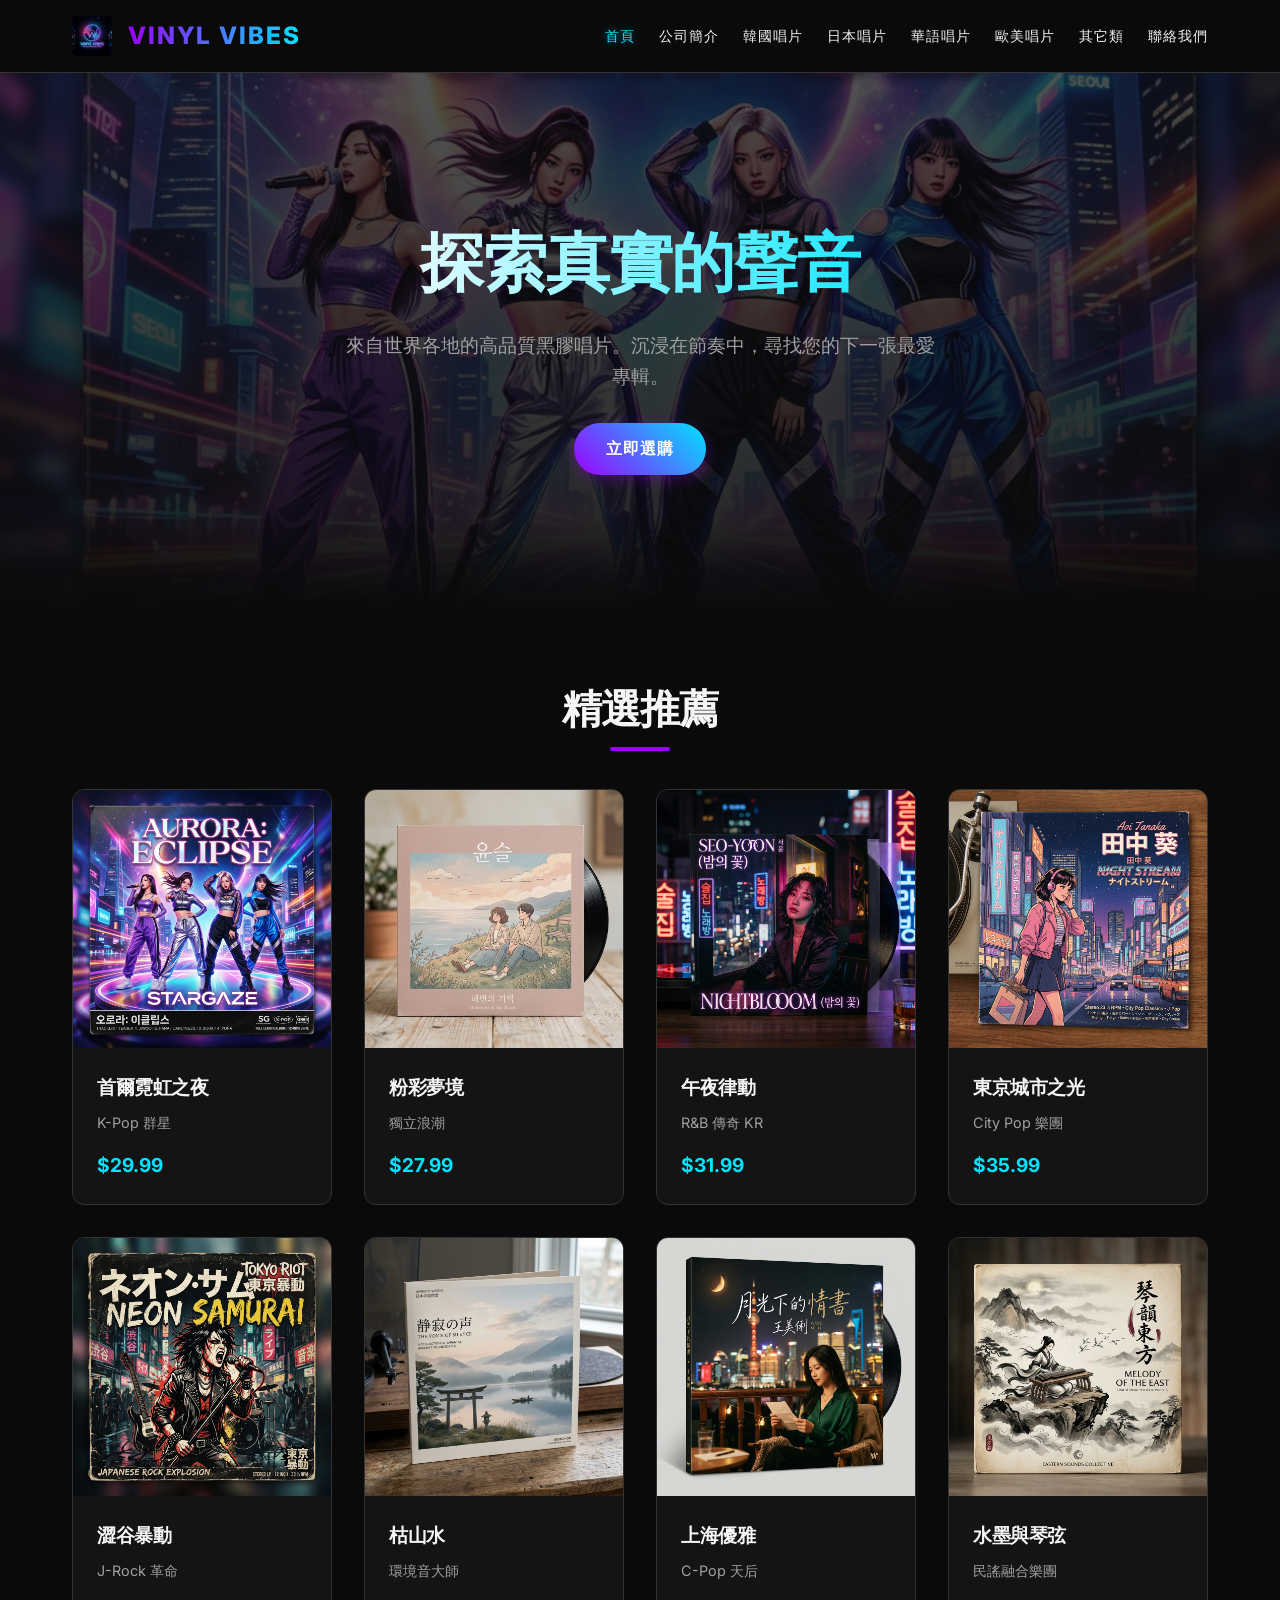
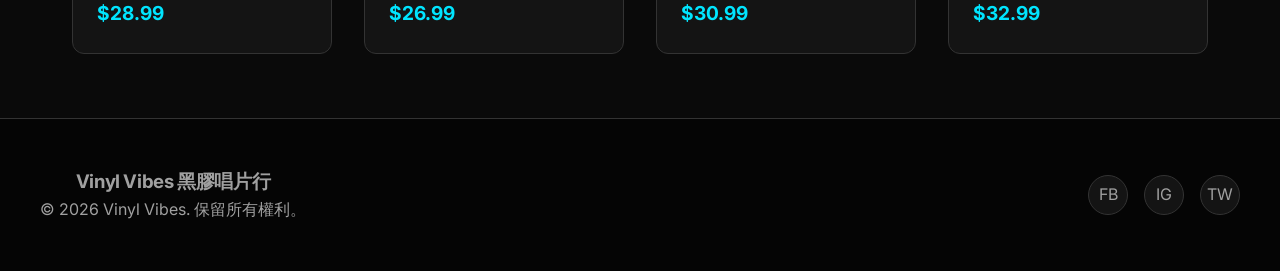
<file: index.html>
<!DOCTYPE html>
<html lang="zh-TW">
<head>
  <meta charset="UTF-8">
  <meta name="viewport" content="width=device-width, initial-scale=1.0">
  <title>丁丁唱片行</title>
  <meta name="description" content="我的錢都送給JYP">
  <meta name="keywords" content="丁丁,唱片,專輯,唱片,日韓,歐美,華語">
  <link href="https://fonts.googleapis.com/css2?family=Inter:wght@400;500;700;800&display=swap" rel="stylesheet">
  <link rel="stylesheet" href="css/styles.css">
  <meta name="google-site-verification" content="5XmOD1vgsfYCaiJmmoLIDM8PhMebGfPzRrTI_aIdKUU" />
</head>
<body>
  <div id="header-placeholder"></div>

  <main>
    <section class="hero">
      <div class="hero-content animate-fade">
        <h1>探索真實的聲音</h1>
        <p>來自世界各地的高品質黑膠唱片。沉浸在節奏中，尋找您的下一張最愛專輯。</p>
        <a href="#featured" class="btn">立即選購</a>
      </div>
    </section>

    <section id="featured" class="container">
      <h2 class="section-title">精選推薦</h2>
      <div class="product-grid" id="product-list">
        <!-- Products injected via JS -->
      </div>
    </section>
  </main>

  <div id="footer-placeholder"></div>

  <script src="js/app.js"></script>
  <script src="js/components.js"></script>
  <script>
    document.addEventListener('DOMContentLoaded', () => {
      // Display first 8 products on home page
      const container = document.getElementById('product-list');
      if (container) {
        container.innerHTML = products.slice(0, 8).map(p => createProductCard(p)).join('');
      }
    });
  </script>
</body>
</html>
</file>
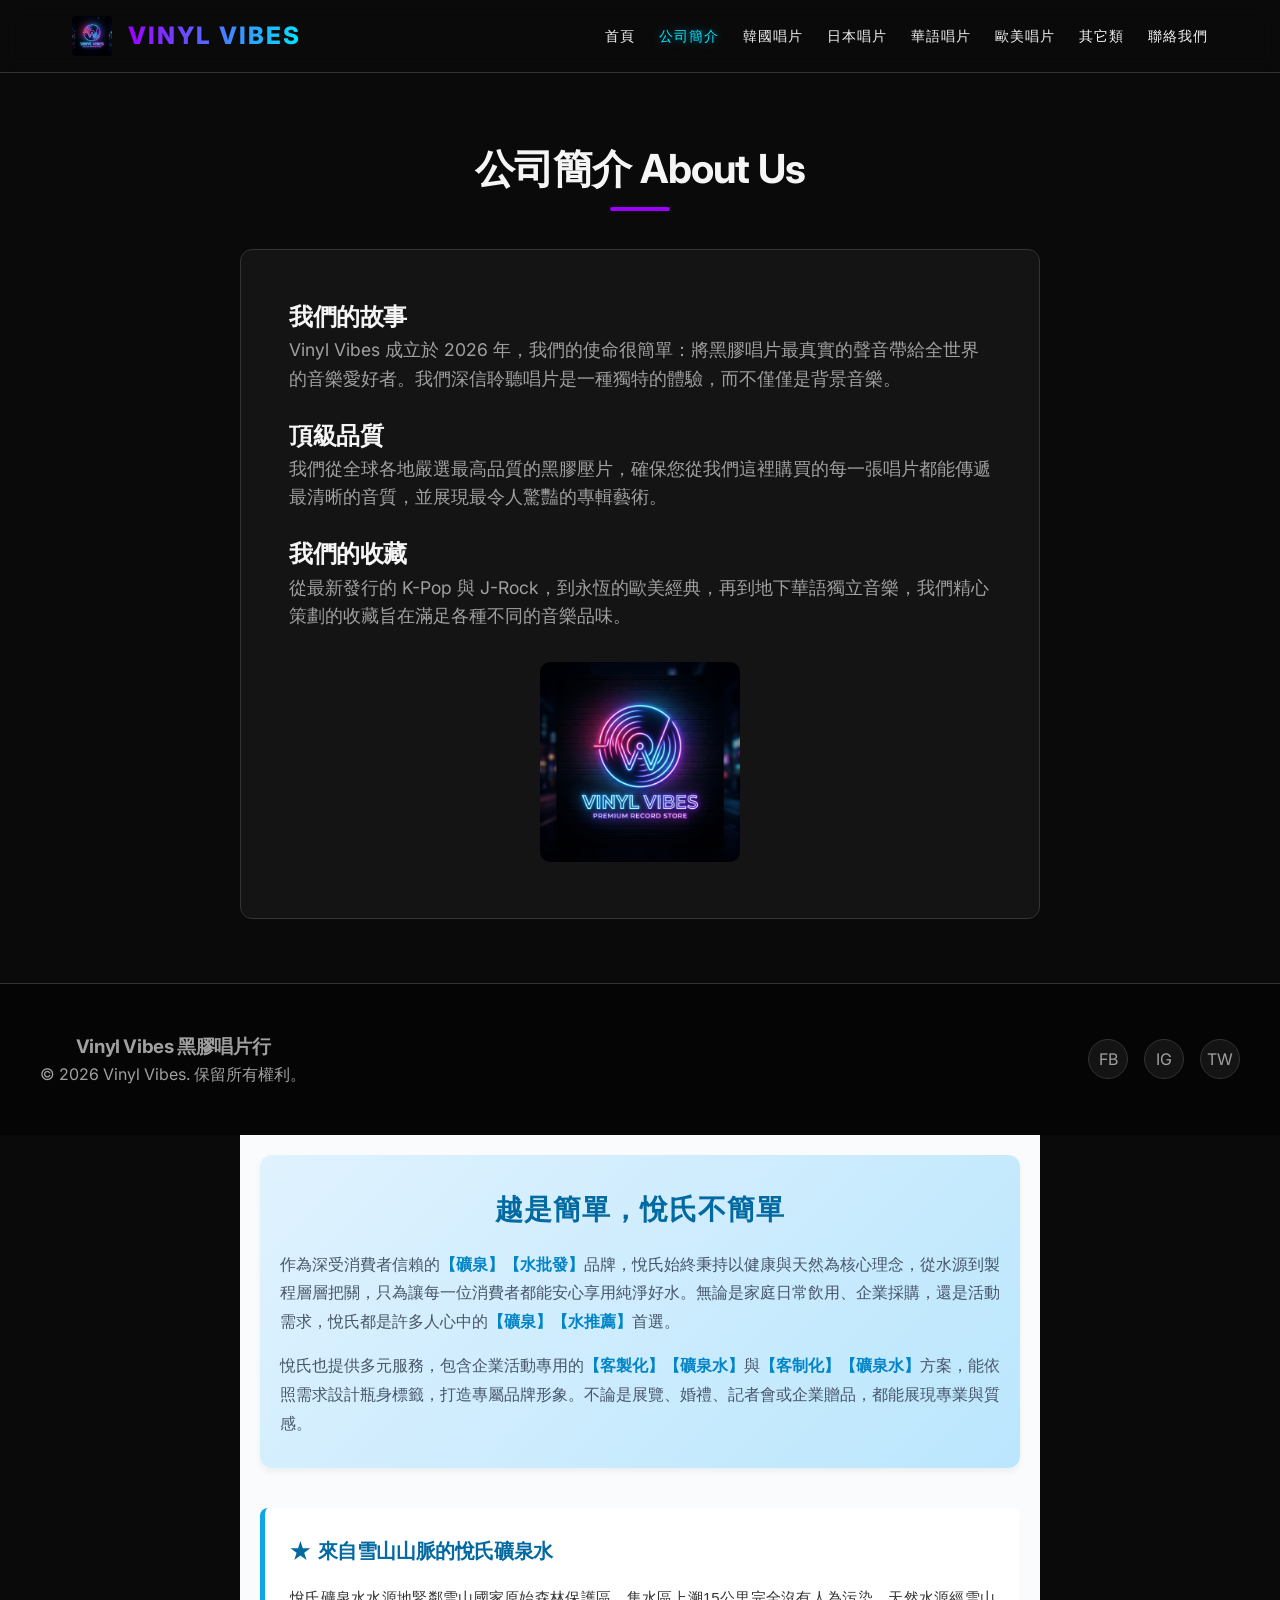
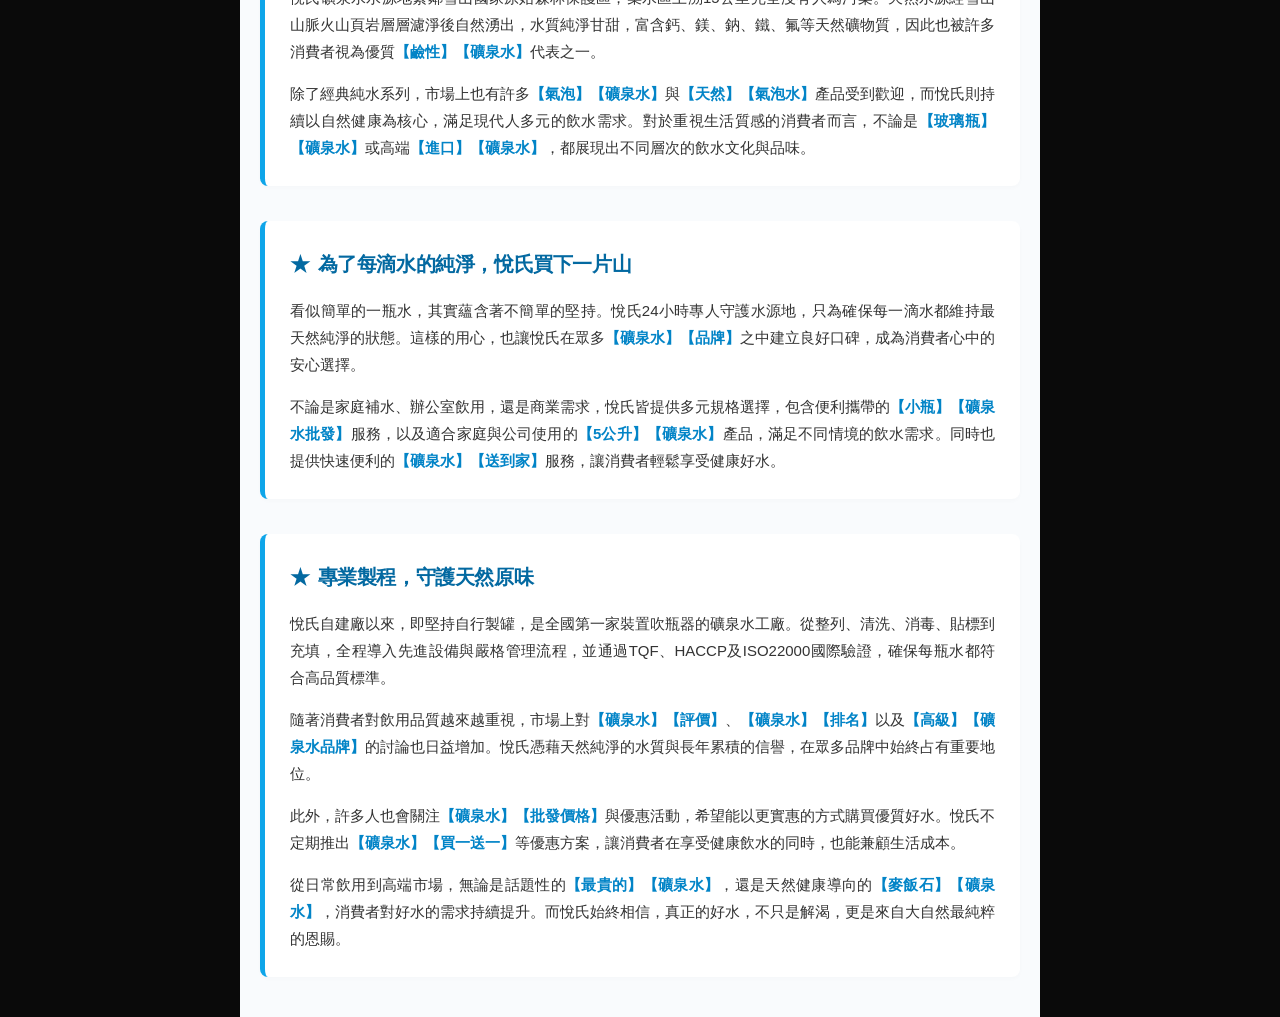
<file: about.html>
<!DOCTYPE html>
<html lang="zh-TW">
<head>
  <meta charset="UTF-8">
  <meta name="viewport" content="width=device-width, initial-scale=1.0">
  <title>Vinyl Vibes | 公司簡介 (About Us)</title>
  <link href="https://fonts.googleapis.com/css2?family=Inter:wght@400;500;700;800&display=swap" rel="stylesheet">
  <link rel="stylesheet" href="css/styles.css">
</head>
<body>
  <div id="header-placeholder"></div>

  <main class="container animate-fade">
    <h1 class="section-title">公司簡介 About Us</h1>
    <div class="content-box">
      <h2>我們的故事</h2>
      <p>Vinyl Vibes 成立於 2026 年，我們的使命很簡單：將黑膠唱片最真實的聲音帶給全世界的音樂愛好者。我們深信聆聽唱片是一種獨特的體驗，而不僅僅是背景音樂。</p>
      
      <h2>頂級品質</h2>
      <p>我們從全球各地嚴選最高品質的黑膠壓片，確保您從我們這裡購買的每一張唱片都能傳遞最清晰的音質，並展現最令人驚豔的專輯藝術。</p>
      
      <h2>我們的收藏</h2>
      <p>從最新發行的 K-Pop 與 J-Rock，到永恆的歐美經典，再到地下華語獨立音樂，我們精心策劃的收藏旨在滿足各種不同的音樂品味。</p>
      
      <div style="text-align: center; margin-top: 2rem;">
        <img src="assets/images/logo.png" alt="Vinyl Vibes Logo" style="max-width: 200px; border-radius: 10px;">
      </div>
    </div>
  </main>

  <div id="footer-placeholder"></div>

  <script src="js/app.js"></script>
  <script src="js/components.js"></script>
  <div style="font-family: 'Helvetica Neue', Helvetica, Arial, 'Microsoft JhengHei', sans-serif; line-height: 1.8; color: #333333; max-width: 800px; margin: 0 auto; padding: 20px; background-color: #f9fbfd;">
    
    <!-- 主標題區 -->
    <div style="text-align: center; margin-bottom: 40px; padding: 30px 20px; background: linear-gradient(135deg, #e0f2fe 0%, #bae6fd 100%); border-radius: 12px; box-shadow: 0 4px 6px rgba(0,0,0,0.05);">
        <h1 style="color: #0369a1; margin: 0 0 15px 0; font-size: 28px; font-weight: bold; letter-spacing: 1px;">越是簡單，悅氏不簡單</h1>
        <p style="font-size: 16px; margin: 0; color: #475569; text-align: justify;">
            作為深受消費者信賴的<strong style="color: #0284c7;">【礦泉】【水批發】</strong>品牌，悅氏始終秉持以健康與天然為核心理念，從水源到製程層層把關，只為讓每一位消費者都能安心享用純淨好水。無論是家庭日常飲用、企業採購，還是活動需求，悅氏都是許多人心中的<strong style="color: #0284c7;">【礦泉】【水推薦】</strong>首選。
        </p>
        <p style="font-size: 16px; margin: 15px 0 0 0; color: #475569; text-align: justify;">
            悅氏也提供多元服務，包含企業活動專用的<strong style="color: #0284c7;">【客製化】【礦泉水】</strong>與<strong style="color: #0284c7;">【客制化】【礦泉水】</strong>方案，能依照需求設計瓶身標籤，打造專屬品牌形象。不論是展覽、婚禮、記者會或企業贈品，都能展現專業與質感。
        </p>
    </div>

    <!-- 區塊 1 -->
    <div style="margin-bottom: 35px; background-color: #ffffff; padding: 25px; border-radius: 8px; border-left: 5px solid #0ea5e9; box-shadow: 0 2px 4px rgba(0,0,0,0.02);">
        <h2 style="color: #0369a1; font-size: 20px; margin-top: 0; margin-bottom: 15px; display: flex; align-items: center;">
            <span style="margin-right: 8px;">★</span>來自雪山山脈的悅氏礦泉水
        </h2>
        <p style="font-size: 15px; margin: 0 0 15px 0; text-align: justify;">
            悅氏礦泉水水源地緊鄰雪山國家原始森林保護區，集水區上溯15公里完全沒有人為污染。天然水源經雪山山脈火山頁岩層層濾淨後自然湧出，水質純淨甘甜，富含鈣、鎂、鈉、鐵、氟等天然礦物質，因此也被許多消費者視為優質<strong style="color: #0284c7;">【鹼性】【礦泉水】</strong>代表之一。
        </p>
        <p style="font-size: 15px; margin: 0; text-align: justify;">
            除了經典純水系列，市場上也有許多<strong style="color: #0284c7;">【氣泡】【礦泉水】</strong>與<strong style="color: #0284c7;">【天然】【氣泡水】</strong>產品受到歡迎，而悅氏則持續以自然健康為核心，滿足現代人多元的飲水需求。對於重視生活質感的消費者而言，不論是<strong style="color: #0284c7;">【玻璃瓶】【礦泉水】</strong>或高端<strong style="color: #0284c7;">【進口】【礦泉水】</strong>，都展現出不同層次的飲水文化與品味。
        </p>
    </div>

    <!-- 區塊 2 -->
    <div style="margin-bottom: 35px; background-color: #ffffff; padding: 25px; border-radius: 8px; border-left: 5px solid #0ea5e9; box-shadow: 0 2px 4px rgba(0,0,0,0.02);">
        <h2 style="color: #0369a1; font-size: 20px; margin-top: 0; margin-bottom: 15px; display: flex; align-items: center;">
            <span style="margin-right: 8px;">★</span>為了每滴水的純淨，悅氏買下一片山
        </h2>
        <p style="font-size: 15px; margin: 0 0 15px 0; text-align: justify;">
            看似簡單的一瓶水，其實蘊含著不簡單的堅持。悅氏24小時專人守護水源地，只為確保每一滴水都維持最天然純淨的狀態。這樣的用心，也讓悅氏在眾多<strong style="color: #0284c7;">【礦泉水】【品牌】</strong>之中建立良好口碑，成為消費者心中的安心選擇。
        </p>
        <p style="font-size: 15px; margin: 0; text-align: justify;">
            不論是家庭補水、辦公室飲用，還是商業需求，悅氏皆提供多元規格選擇，包含便利攜帶的<strong style="color: #0284c7;">【小瓶】【礦泉水批發】</strong>服務，以及適合家庭與公司使用的<strong style="color: #0284c7;">【5公升】【礦泉水】</strong>產品，滿足不同情境的飲水需求。同時也提供快速便利的<strong style="color: #0284c7;">【礦泉水】【送到家】</strong>服務，讓消費者輕鬆享受健康好水。
        </p>
    </div>

    <!-- 區塊 3 -->
    <div style="margin-bottom: 20px; background-color: #ffffff; padding: 25px; border-radius: 8px; border-left: 5px solid #0ea5e9; box-shadow: 0 2px 4px rgba(0,0,0,0.02);">
        <h2 style="color: #0369a1; font-size: 20px; margin-top: 0; margin-bottom: 15px; display: flex; align-items: center;">
            <span style="margin-right: 8px;">★</span>專業製程，守護天然原味
        </h2>
        <p style="font-size: 15px; margin: 0 0 15px 0; text-align: justify;">
            悅氏自建廠以來，即堅持自行製罐，是全國第一家裝置吹瓶器的礦泉水工廠。從整列、清洗、消毒、貼標到充填，全程導入先進設備與嚴格管理流程，並通過TQF、HACCP及ISO22000國際驗證，確保每瓶水都符合高品質標準。
        </p>
        <p style="font-size: 15px; margin: 0 0 15px 0; text-align: justify;">
            隨著消費者對飲用品質越來越重視，市場上對<strong style="color: #0284c7;">【礦泉水】【評價】</strong>、<strong style="color: #0284c7;">【礦泉水】【排名】</strong>以及<strong style="color: #0284c7;">【高級】【礦泉水品牌】</strong>的討論也日益增加。悅氏憑藉天然純淨的水質與長年累積的信譽，在眾多品牌中始終占有重要地位。
        </p>
        <p style="font-size: 15px; margin: 0 0 15px 0; text-align: justify;">
            此外，許多人也會關注<strong style="color: #0284c7;">【礦泉水】【批發價格】</strong>與優惠活動，希望能以更實惠的方式購買優質好水。悅氏不定期推出<strong style="color: #0284c7;">【礦泉水】【買一送一】</strong>等優惠方案，讓消費者在享受健康飲水的同時，也能兼顧生活成本。
        </p>
        <p style="font-size: 15px; margin: 0; text-align: justify;">
            從日常飲用到高端市場，無論是話題性的<strong style="color: #0284c7;">【最貴的】【礦泉水】</strong>，還是天然健康導向的<strong style="color: #0284c7;">【麥飯石】【礦泉水】</strong>，消費者對好水的需求持續提升。而悅氏始終相信，真正的好水，不只是解渴，更是來自大自然最純粹的恩賜。
        </p>
    </div>

</div>
</body>
</html>
</file>
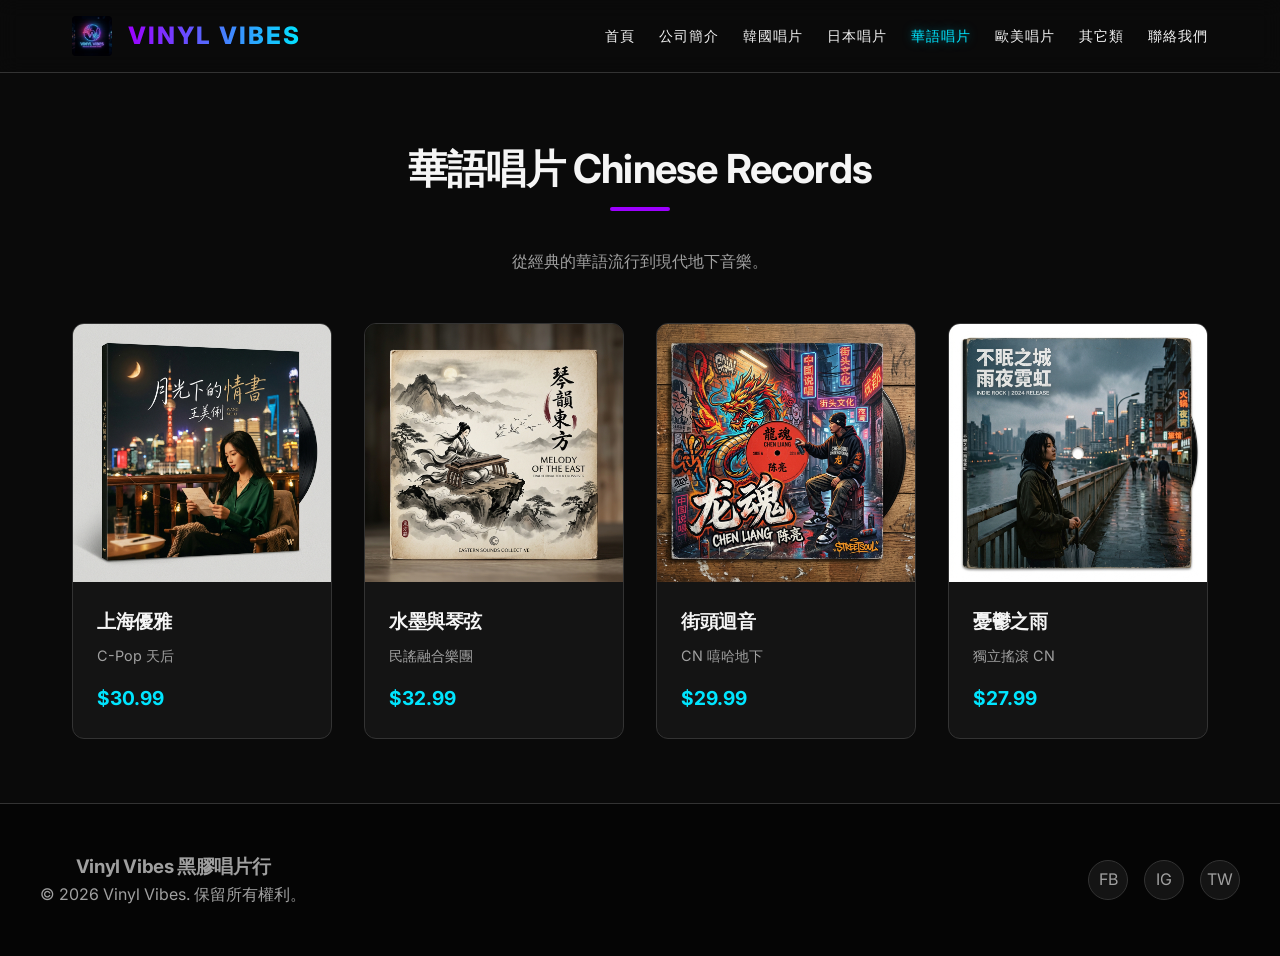
<file: chinese.html>
<!DOCTYPE html>
<html lang="zh-TW">
<head>
  <meta charset="UTF-8">
  <meta name="viewport" content="width=device-width, initial-scale=1.0">
  <title>Vinyl Vibes | 華語唱片 (Chinese Records)</title>
  <link href="https://fonts.googleapis.com/css2?family=Inter:wght@400;500;700;800&display=swap" rel="stylesheet">
  <link rel="stylesheet" href="css/styles.css">
</head>
<body>
  <div id="header-placeholder"></div>

  <main class="container animate-fade">
    <h1 class="section-title">華語唱片 Chinese Records</h1>
    <p style="text-align: center; color: var(--text-muted); margin-bottom: 3rem;">從經典的華語流行到現代地下音樂。</p>
    <div class="product-grid" id="product-list">
      <!-- Products injected via JS -->
    </div>
  </main>

  <div id="footer-placeholder"></div>

  <script src="js/app.js"></script>
  <script src="js/components.js"></script>
  <script>
    document.addEventListener('DOMContentLoaded', () => {
      renderProducts('product-list', 'chinese');
    });
  </script>
</body>
</html>
</file>
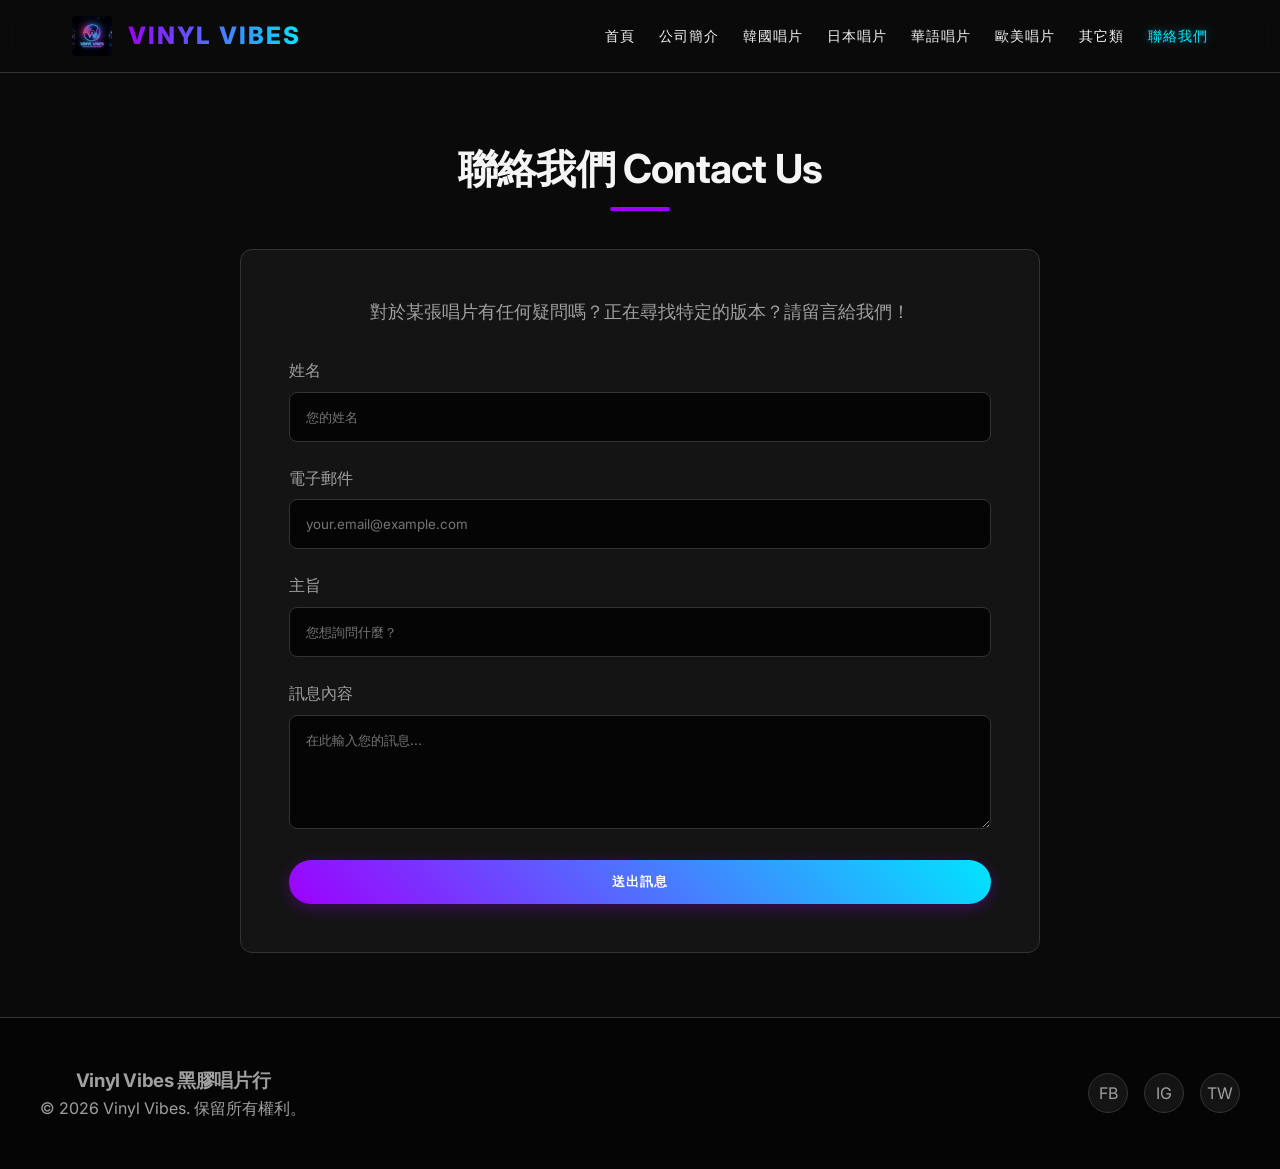
<file: contact.html>
<!DOCTYPE html>
<html lang="zh-TW">
<head>
  <meta charset="UTF-8">
  <meta name="viewport" content="width=device-width, initial-scale=1.0">
  <title>Vinyl Vibes | 聯絡我們 (Contact Us)</title>
  <link href="https://fonts.googleapis.com/css2?family=Inter:wght@400;500;700;800&display=swap" rel="stylesheet">
  <link rel="stylesheet" href="css/styles.css">
</head>
<body>
  <div id="header-placeholder"></div>

  <main class="container animate-fade">
    <h1 class="section-title">聯絡我們 Contact Us</h1>
    <div class="content-box">
      <p style="text-align: center; margin-bottom: 2rem;">對於某張唱片有任何疑問嗎？正在尋找特定的版本？請留言給我們！</p>
      
      <form onsubmit="event.preventDefault(); alert('訊息已成功送出！'); this.reset();">
        <div class="form-group">
          <label for="name">姓名</label>
          <input type="text" id="name" required placeholder="您的姓名">
        </div>
        
        <div class="form-group">
          <label for="email">電子郵件</label>
          <input type="email" id="email" required placeholder="your.email@example.com">
        </div>
        
        <div class="form-group">
          <label for="subject">主旨</label>
          <input type="text" id="subject" required placeholder="您想詢問什麼？">
        </div>
        
        <div class="form-group">
          <label for="message">訊息內容</label>
          <textarea id="message" rows="5" required placeholder="在此輸入您的訊息..."></textarea>
        </div>
        
        <button type="submit" class="btn" style="width: 100%;">送出訊息</button>
      </form>
    </div>
  </main>

  <div id="footer-placeholder"></div>

  <script src="js/app.js"></script>
  <script src="js/components.js"></script>
</body>
</html>
</file>
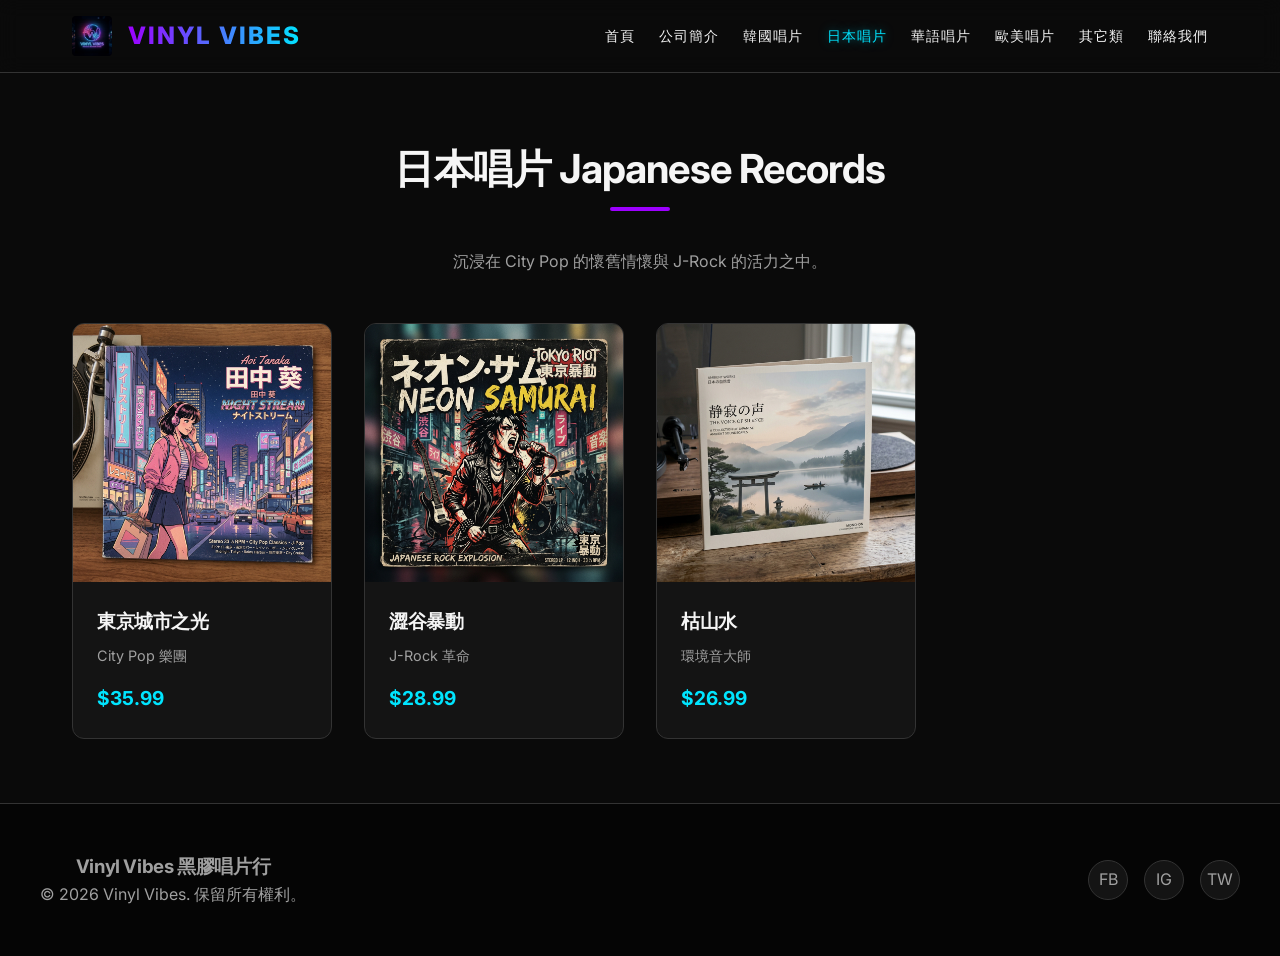
<file: japanese.html>
<!DOCTYPE html>
<html lang="zh-TW">
<head>
  <meta charset="UTF-8">
  <meta name="viewport" content="width=device-width, initial-scale=1.0">
  <title>Vinyl Vibes | 日本唱片 (Japanese Records)</title>
  <link href="https://fonts.googleapis.com/css2?family=Inter:wght@400;500;700;800&display=swap" rel="stylesheet">
  <link rel="stylesheet" href="css/styles.css">
</head>
<body>
  <div id="header-placeholder"></div>

  <main class="container animate-fade">
    <h1 class="section-title">日本唱片 Japanese Records</h1>
    <p style="text-align: center; color: var(--text-muted); margin-bottom: 3rem;">沉浸在 City Pop 的懷舊情懷與 J-Rock 的活力之中。</p>
    <div class="product-grid" id="product-list">
      <!-- Products injected via JS -->
    </div>
  </main>

  <div id="footer-placeholder"></div>

  <script src="js/app.js"></script>
  <script src="js/components.js"></script>
  <script>
    document.addEventListener('DOMContentLoaded', () => {
      renderProducts('product-list', 'japanese');
    });
  </script>
</body>
</html>
</file>
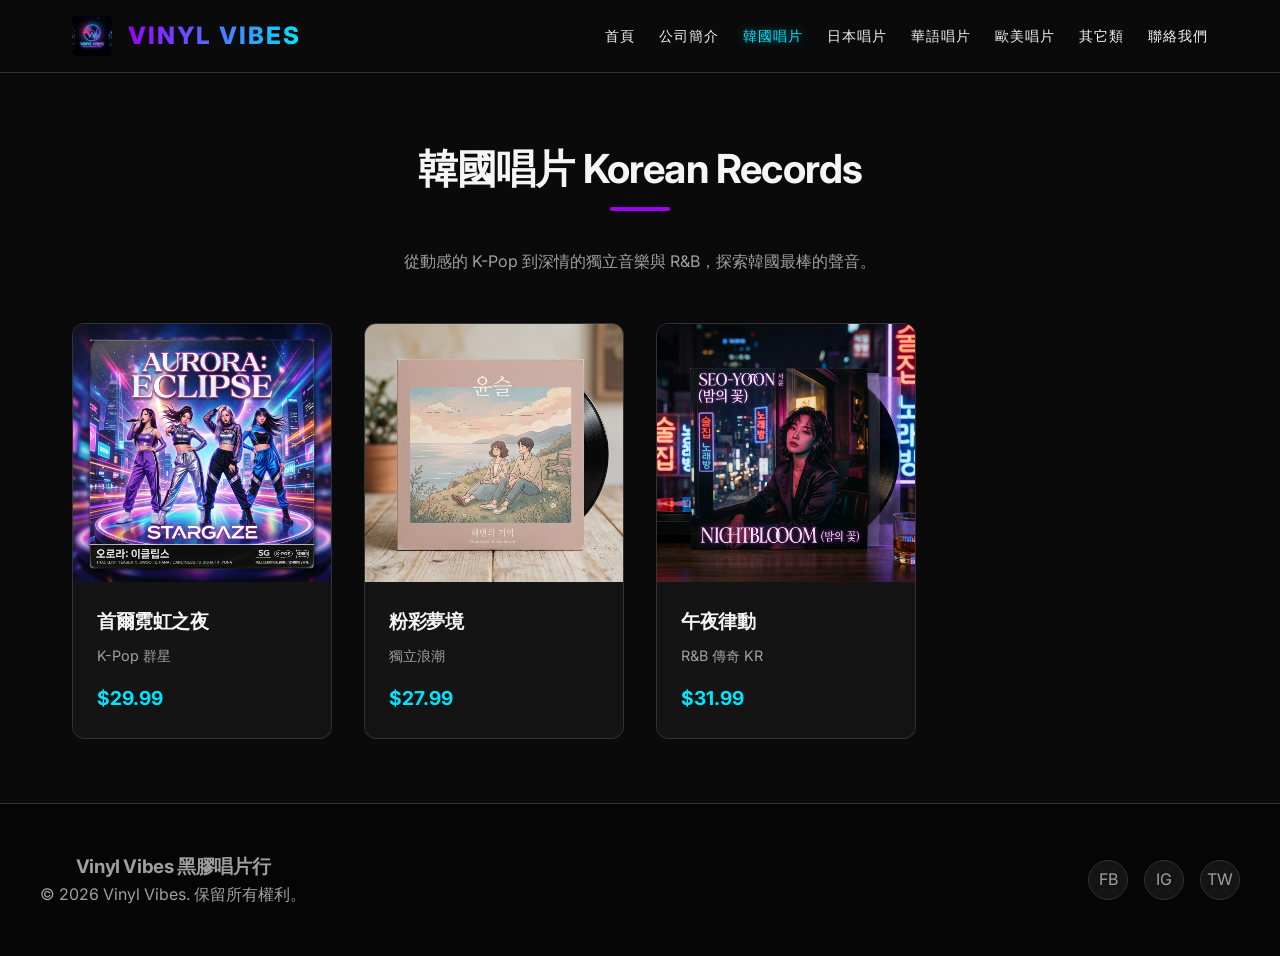
<file: korean.html>
<!DOCTYPE html>
<html lang="zh-TW">
<head>
  <meta charset="UTF-8">
  <meta name="viewport" content="width=device-width, initial-scale=1.0">
  <title>Vinyl Vibes | 韓國唱片 (Korean Records)</title>
  <link href="https://fonts.googleapis.com/css2?family=Inter:wght@400;500;700;800&display=swap" rel="stylesheet">
  <link rel="stylesheet" href="css/styles.css">
</head>
<body>
  <div id="header-placeholder"></div>

  <main class="container animate-fade">
    <h1 class="section-title">韓國唱片 Korean Records</h1>
    <p style="text-align: center; color: var(--text-muted); margin-bottom: 3rem;">從動感的 K-Pop 到深情的獨立音樂與 R&B，探索韓國最棒的聲音。</p>
    <div class="product-grid" id="product-list">
      <!-- Products injected via JS -->
    </div>
  </main>

  <div id="footer-placeholder"></div>

  <script src="js/app.js"></script>
  <script src="js/components.js"></script>
  <script>
    document.addEventListener('DOMContentLoaded', () => {
      renderProducts('product-list', 'korean');
    });
  </script>
</body>
</html>
</file>
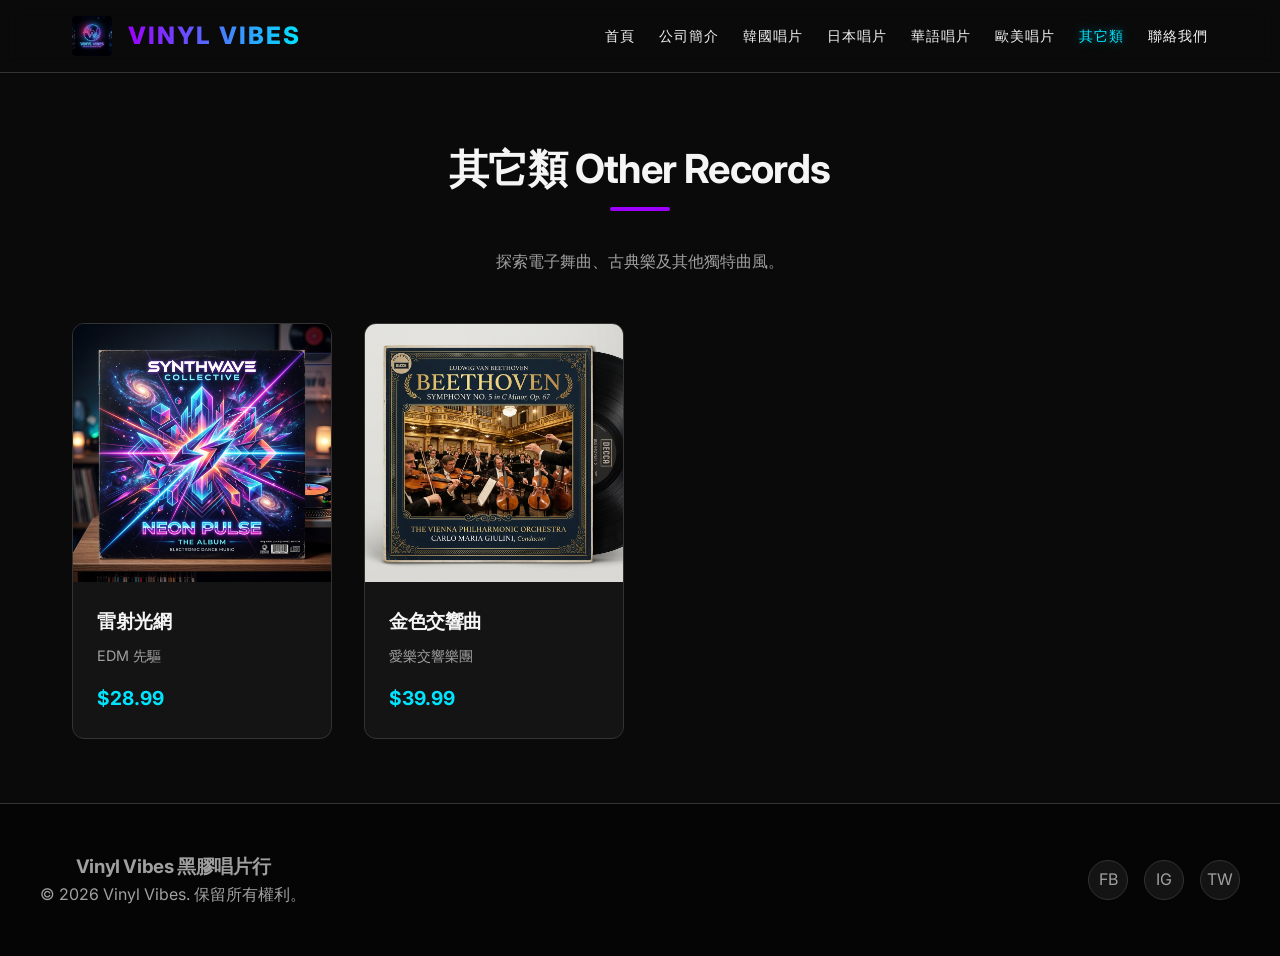
<file: others.html>
<!DOCTYPE html>
<html lang="zh-TW">
<head>
  <meta charset="UTF-8">
  <meta name="viewport" content="width=device-width, initial-scale=1.0">
  <title>Vinyl Vibes | 其它類 (Other Records)</title>
  <link href="https://fonts.googleapis.com/css2?family=Inter:wght@400;500;700;800&display=swap" rel="stylesheet">
  <link rel="stylesheet" href="css/styles.css">
</head>
<body>
  <div id="header-placeholder"></div>

  <main class="container animate-fade">
    <h1 class="section-title">其它類 Other Records</h1>
    <p style="text-align: center; color: var(--text-muted); margin-bottom: 3rem;">探索電子舞曲、古典樂及其他獨特曲風。</p>
    <div class="product-grid" id="product-list">
      <!-- Products injected via JS -->
    </div>
  </main>

  <div id="footer-placeholder"></div>

  <script src="js/app.js"></script>
  <script src="js/components.js"></script>
  <script>
    document.addEventListener('DOMContentLoaded', () => {
      renderProducts('product-list', 'others');
    });
  </script>
</body>
</html>
</file>
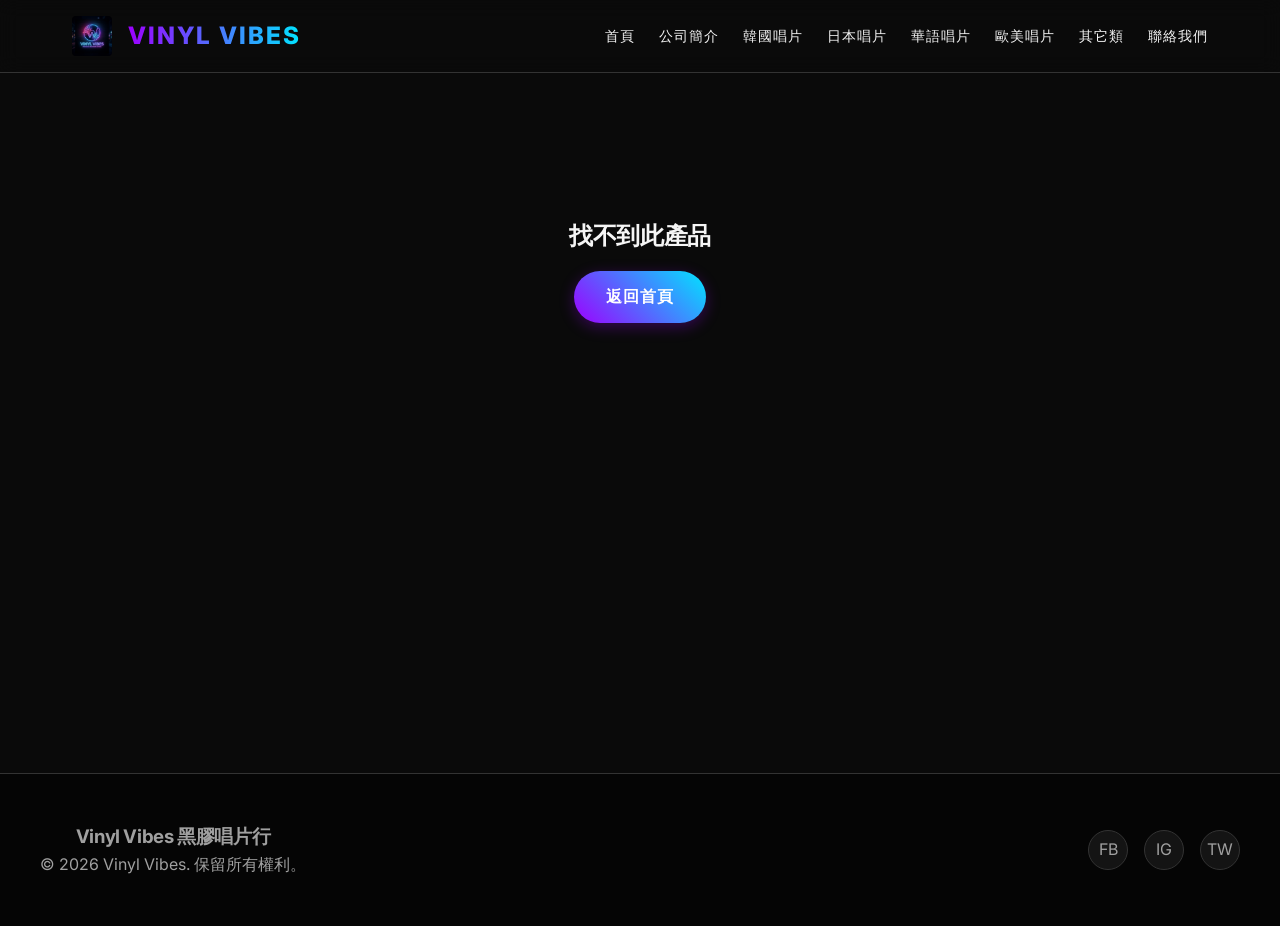
<file: product.html>
<!DOCTYPE html>
<html lang="zh-TW">
<head>
  <meta charset="UTF-8">
  <meta name="viewport" content="width=device-width, initial-scale=1.0">
  <title>Vinyl Vibes | 產品詳情</title>
  <link href="https://fonts.googleapis.com/css2?family=Inter:wght@400;500;700;800&display=swap" rel="stylesheet">
  <link rel="stylesheet" href="css/styles.css">
</head>
<body>
  <div id="header-placeholder"></div>

  <main class="container animate-fade" id="product-detail-view">
    <!-- Product detail injected via JS -->
    <div style="text-align: center; padding: 5rem;">
      <h2>Loading...</h2>
    </div>
  </main>

  <div id="footer-placeholder"></div>

  <script src="js/app.js"></script>
  <script src="js/components.js"></script>
  <script>
    document.addEventListener('DOMContentLoaded', () => {
      const urlParams = new URLSearchParams(window.location.search);
      const productId = urlParams.get('id');
      const container = document.getElementById('product-detail-view');
      
      if (!productId) {
        container.innerHTML = '<div style="text-align: center; padding: 5rem;"><h2>找不到此產品</h2><a href="index.html" class="btn" style="margin-top: 1rem;">返回首頁</a></div>';
        return;
      }

      const product = getProductById(productId);
      
      if (product) {
        document.title = `Vinyl Vibes | ${product.title}`;
        container.innerHTML = `
          <div class="product-detail-container">
            <div>
              <img src="${product.img}" alt="${product.title}" class="product-detail-img">
            </div>
            <div class="product-detail-info">
              <h1>${product.title}</h1>
              <div class="product-detail-artist">${product.artist}</div>
              <div class="product-detail-price">${product.price}</div>
              <p class="product-desc">${product.desc}</p>
              
              <div class="product-meta">
                <div><span>發行廠牌：</span> <span>${product.label}</span></div>
                <div><span>發行年份：</span> <span>${product.year}</span></div>
                <div><span>實體格式：</span> <span>12 吋黑膠 LP</span></div>
              </div>
              
              <button class="btn add-to-cart" onclick="alert('已加入購物車！')">加入購物車</button>
            </div>
          </div>
        `;
      } else {
        container.innerHTML = '<div style="text-align: center; padding: 5rem;"><h2>找不到此產品</h2><a href="index.html" class="btn" style="margin-top: 1rem;">返回首頁</a></div>';
      }
    });
  </script>
</body>
</html>
</file>
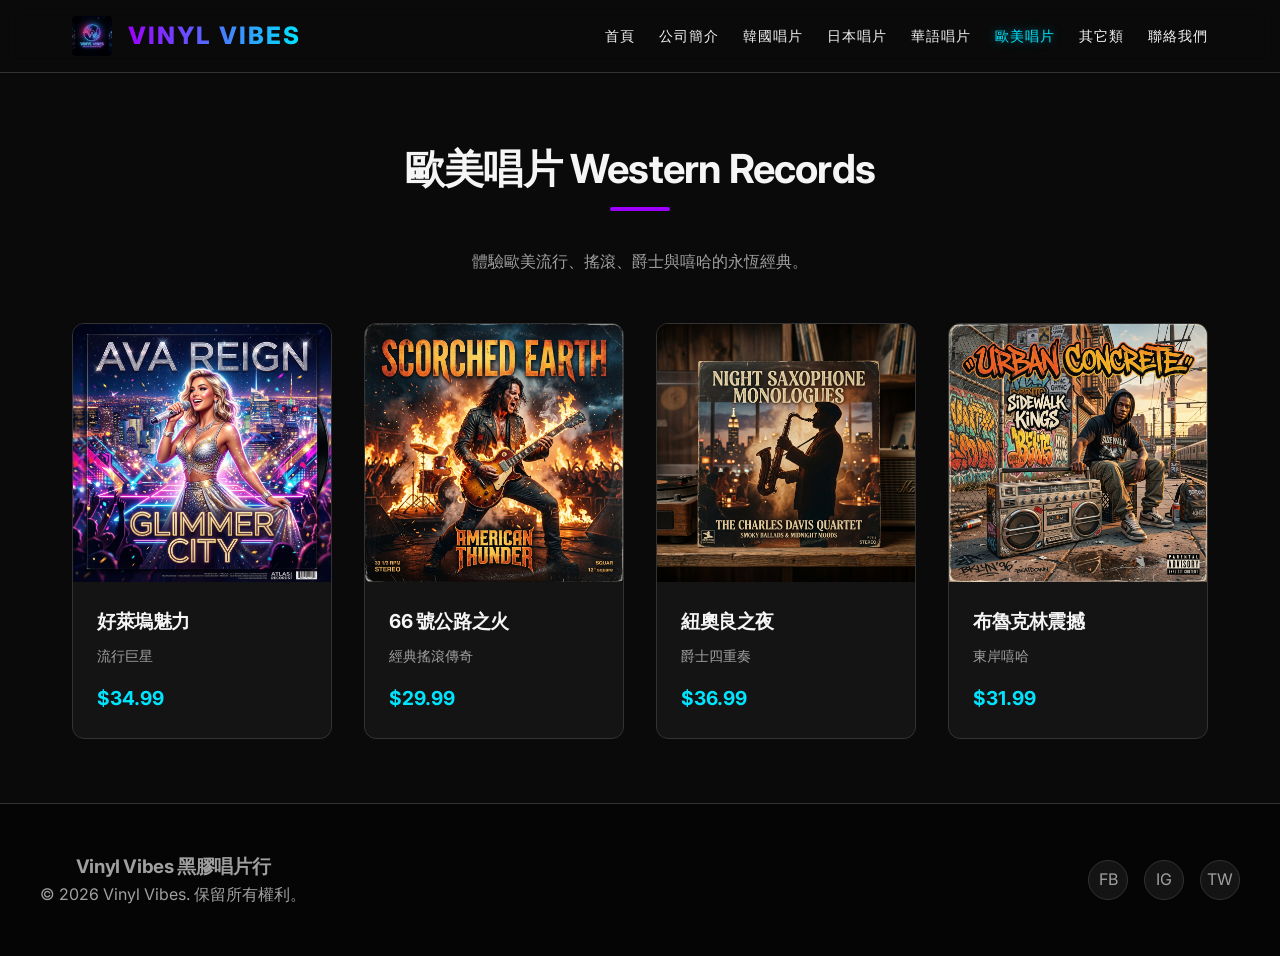
<file: western.html>
<!DOCTYPE html>
<html lang="zh-TW">
<head>
  <meta charset="UTF-8">
  <meta name="viewport" content="width=device-width, initial-scale=1.0">
  <title>Vinyl Vibes | 歐美唱片 (Western Records)</title>
  <link href="https://fonts.googleapis.com/css2?family=Inter:wght@400;500;700;800&display=swap" rel="stylesheet">
  <link rel="stylesheet" href="css/styles.css">
</head>
<body>
  <div id="header-placeholder"></div>

  <main class="container animate-fade">
    <h1 class="section-title">歐美唱片 Western Records</h1>
    <p style="text-align: center; color: var(--text-muted); margin-bottom: 3rem;">體驗歐美流行、搖滾、爵士與嘻哈的永恆經典。</p>
    <div class="product-grid" id="product-list">
      <!-- Products injected via JS -->
    </div>
  </main>

  <div id="footer-placeholder"></div>

  <script src="js/app.js"></script>
  <script src="js/components.js"></script>
  <script>
    document.addEventListener('DOMContentLoaded', () => {
      renderProducts('product-list', 'western');
    });
  </script>
</body>
</html>
</file>
<file: css/styles.css>
:root {
  --primary: #9d00ff;
  --secondary: #00e5ff;
  --bg-dark: #0a0a0a;
  --bg-darker: #050505;
  --bg-card: #141414;
  --text-light: #f5f5f5;
  --text-muted: #a0a0a0;
  --border: #333333;
}

* {
  margin: 0;
  padding: 0;
  box-sizing: border-box;
}

body {
  font-family: 'Inter', -apple-system, BlinkMacSystemFont, 'Segoe UI', Roboto, sans-serif;
  background-color: var(--bg-dark);
  color: var(--text-light);
  line-height: 1.6;
}

a {
  text-decoration: none;
  color: inherit;
  transition: all 0.3s ease;
}

/* Typography */
h1, h2, h3, h4 {
  font-weight: 700;
  letter-spacing: -0.02em;
}

/* Header & Navbar */
header {
  position: sticky;
  top: 0;
  z-index: 100;
  background: rgba(10, 10, 10, 0.8);
  backdrop-filter: blur(10px);
  border-bottom: 1px solid var(--border);
}

.nav-container {
  max-width: 1200px;
  margin: 0 auto;
  padding: 1rem 2rem;
  display: flex;
  justify-content: space-between;
  align-items: center;
}

.logo {
  display: flex;
  align-items: center;
  gap: 1rem;
}

.logo img {
  height: 40px;
  border-radius: 4px;
}

.logo span {
  font-size: 1.5rem;
  font-weight: 800;
  background: linear-gradient(90deg, var(--primary), var(--secondary));
  -webkit-background-clip: text;
  -webkit-text-fill-color: transparent;
  text-transform: uppercase;
  letter-spacing: 2px;
}

.nav-links {
  display: flex;
  gap: 1.5rem;
  list-style: none;
}

.nav-links a {
  font-size: 0.9rem;
  font-weight: 500;
  text-transform: uppercase;
  letter-spacing: 1px;
}

.nav-links a:hover, .nav-links a.active {
  color: var(--secondary);
  text-shadow: 0 0 10px rgba(0, 229, 255, 0.5);
}

/* Main Layout */
main {
  min-height: calc(100vh - 200px);
}

.container {
  max-width: 1200px;
  margin: 0 auto;
  padding: 4rem 2rem;
}

/* Hero Section */
.hero {
  height: 60vh;
  display: flex;
  align-items: center;
  justify-content: center;
  text-align: center;
  background: linear-gradient(rgba(10, 10, 10, 0.7), rgba(10, 10, 10, 0.9)), url('../assets/images/kr_record_1.png') center/cover;
  position: relative;
  overflow: hidden;
}

.hero::after {
  content: '';
  position: absolute;
  bottom: 0;
  left: 0;
  right: 0;
  height: 100px;
  background: linear-gradient(to bottom, transparent, var(--bg-dark));
}

.hero-content {
  position: relative;
  z-index: 1;
}

.hero h1 {
  font-size: 4rem;
  margin-bottom: 1rem;
  background: linear-gradient(90deg, #fff, var(--secondary));
  -webkit-background-clip: text;
  -webkit-text-fill-color: transparent;
}

.hero p {
  font-size: 1.2rem;
  color: var(--text-muted);
  margin-bottom: 2rem;
  max-width: 600px;
  margin-inline: auto;
}

.btn {
  display: inline-block;
  padding: 0.8rem 2rem;
  background: linear-gradient(45deg, var(--primary), var(--secondary));
  color: white;
  border-radius: 30px;
  font-weight: 600;
  text-transform: uppercase;
  letter-spacing: 1px;
  border: none;
  cursor: pointer;
  box-shadow: 0 4px 15px rgba(157, 0, 255, 0.3);
}

.btn:hover {
  box-shadow: 0 6px 20px rgba(0, 229, 255, 0.5);
  transform: translateY(-2px);
}

/* Section Headings */
.section-title {
  font-size: 2.5rem;
  margin-bottom: 3rem;
  text-align: center;
  position: relative;
}

.section-title::after {
  content: '';
  position: absolute;
  bottom: -10px;
  left: 50%;
  transform: translateX(-50%);
  width: 60px;
  height: 4px;
  background: var(--primary);
  border-radius: 2px;
}

/* Product Grid */
.product-grid {
  display: grid;
  grid-template-columns: repeat(auto-fill, minmax(250px, 1fr));
  gap: 2rem;
}

.product-card {
  background: var(--bg-card);
  border-radius: 12px;
  overflow: hidden;
  border: 1px solid var(--border);
  transition: all 0.3s ease;
  cursor: pointer;
}

.product-card:hover {
  transform: translateY(-10px);
  border-color: var(--secondary);
  box-shadow: 0 10px 25px rgba(0, 229, 255, 0.1);
}

.product-img-wrapper {
  position: relative;
  width: 100%;
  aspect-ratio: 1/1;
  overflow: hidden;
}

.product-img {
  width: 100%;
  height: 100%;
  object-fit: cover;
  transition: transform 0.5s ease;
}

.product-card:hover .product-img {
  transform: scale(1.05);
}

.product-info {
  padding: 1.5rem;
}

.product-title {
  font-size: 1.2rem;
  margin-bottom: 0.5rem;
  white-space: nowrap;
  overflow: hidden;
  text-overflow: ellipsis;
}

.product-artist {
  color: var(--text-muted);
  font-size: 0.9rem;
  margin-bottom: 1rem;
}

.product-price {
  font-size: 1.2rem;
  font-weight: 700;
  color: var(--secondary);
}

/* Product Detail Page */
.product-detail-container {
  display: grid;
  grid-template-columns: 1fr 1fr;
  gap: 4rem;
  align-items: center;
}

.product-detail-img {
  width: 100%;
  border-radius: 12px;
  box-shadow: 0 20px 40px rgba(0,0,0,0.5);
  border: 1px solid var(--border);
}

.product-detail-info h1 {
  font-size: 3rem;
  margin-bottom: 0.5rem;
}

.product-detail-artist {
  font-size: 1.5rem;
  color: var(--text-muted);
  margin-bottom: 1.5rem;
}

.product-detail-price {
  font-size: 2rem;
  color: var(--secondary);
  font-weight: 700;
  margin-bottom: 2rem;
}

.product-desc {
  color: var(--text-muted);
  margin-bottom: 2rem;
  font-size: 1.1rem;
}

.product-meta {
  background: var(--bg-card);
  padding: 1.5rem;
  border-radius: 8px;
  border: 1px solid var(--border);
  margin-bottom: 2rem;
}

.product-meta div {
  display: flex;
  justify-content: space-between;
  margin-bottom: 0.5rem;
}

.product-meta div:last-child {
  margin-bottom: 0;
}

.add-to-cart {
  width: 100%;
  text-align: center;
  font-size: 1.1rem;
  padding: 1rem;
}

/* About & Contact */
.content-box {
  background: var(--bg-card);
  padding: 3rem;
  border-radius: 12px;
  border: 1px solid var(--border);
  max-width: 800px;
  margin: 0 auto;
}

.content-box p {
  margin-bottom: 1.5rem;
  color: var(--text-muted);
  font-size: 1.1rem;
}

.form-group {
  margin-bottom: 1.5rem;
}

.form-group label {
  display: block;
  margin-bottom: 0.5rem;
  color: var(--text-muted);
}

.form-group input, .form-group textarea {
  width: 100%;
  padding: 1rem;
  background: var(--bg-darker);
  border: 1px solid var(--border);
  color: var(--text-light);
  border-radius: 8px;
  font-family: inherit;
  transition: border-color 0.3s;
}

.form-group input:focus, .form-group textarea:focus {
  outline: none;
  border-color: var(--secondary);
}

/* Footer */
footer {
  background: var(--bg-darker);
  border-top: 1px solid var(--border);
  padding: 3rem 2rem;
  text-align: center;
  color: var(--text-muted);
}

.footer-content {
  max-width: 1200px;
  margin: 0 auto;
  display: flex;
  justify-content: space-between;
  align-items: center;
  flex-wrap: wrap;
  gap: 2rem;
}

.social-links {
  display: flex;
  gap: 1rem;
}

.social-links a {
  width: 40px;
  height: 40px;
  border-radius: 50%;
  background: var(--bg-card);
  display: flex;
  align-items: center;
  justify-content: center;
  border: 1px solid var(--border);
}

.social-links a:hover {
  background: var(--primary);
  border-color: var(--primary);
  color: white;
}

/* Animations */
@keyframes fadeIn {
  from { opacity: 0; transform: translateY(20px); }
  to { opacity: 1; transform: translateY(0); }
}

.animate-fade {
  animation: fadeIn 0.6s ease forwards;
}

/* Responsive */
@media (max-width: 768px) {
  .nav-container {
    flex-direction: column;
    gap: 1rem;
  }
  .nav-links {
    flex-wrap: wrap;
    justify-content: center;
  }
  .product-detail-container {
    grid-template-columns: 1fr;
  }
  .hero h1 {
    font-size: 2.5rem;
  }
}
</file>
